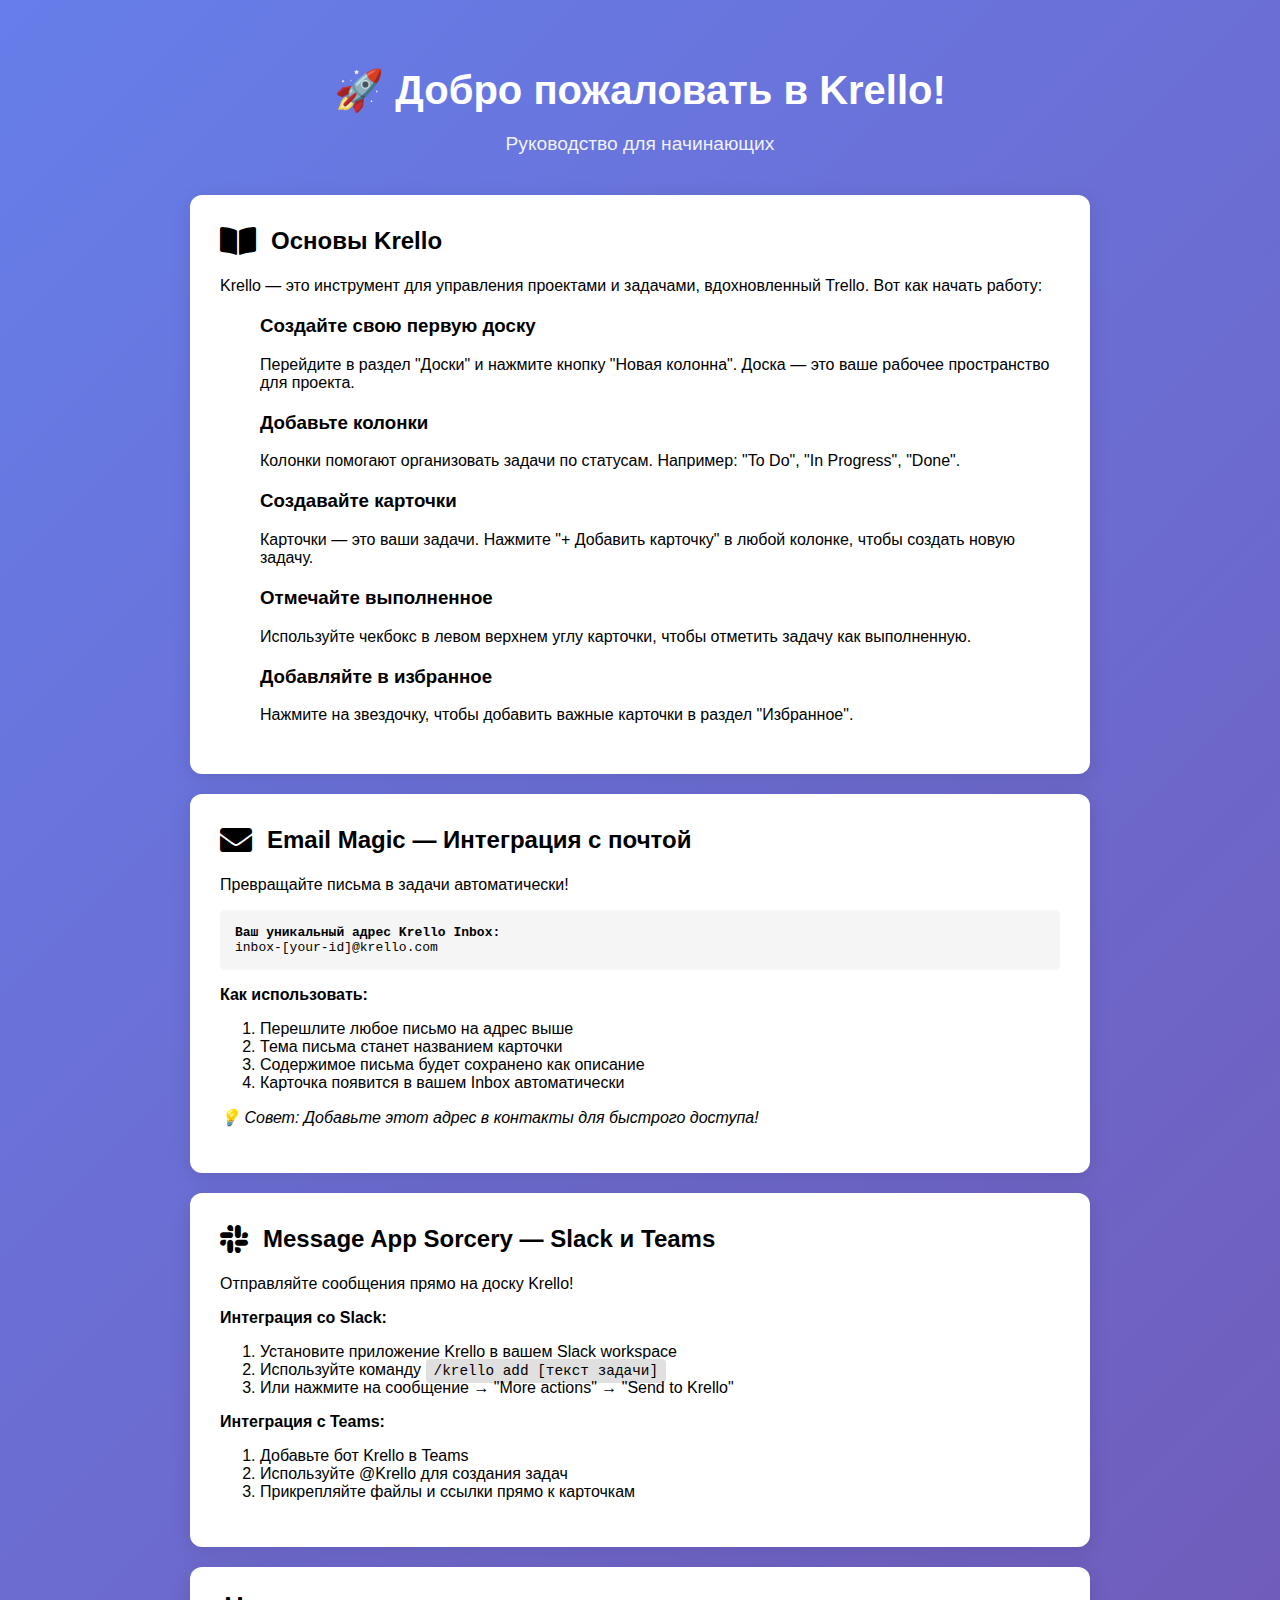
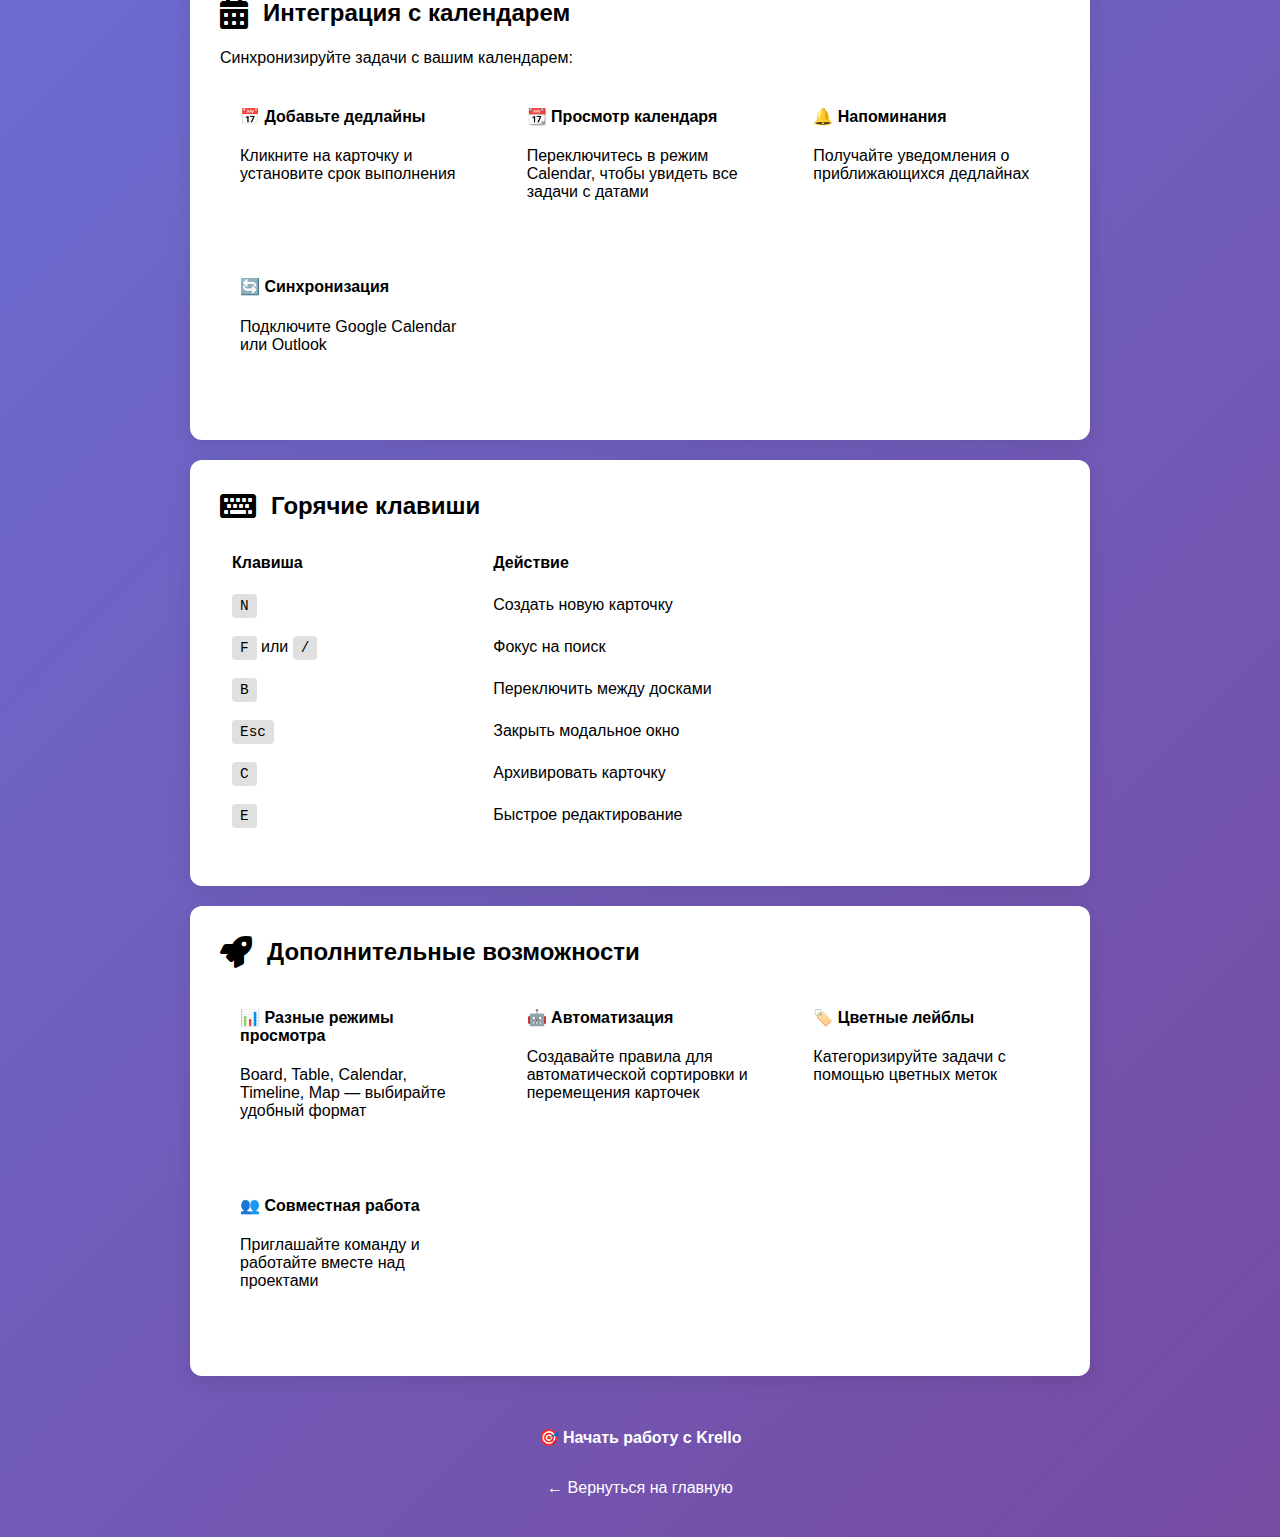
<file: guide.html>
<!DOCTYPE html>
<html lang="ru">
<head>
    <meta charset="UTF-8">
    <meta name="viewport" content="width=device-width, initial-scale=1.0">
    <title>Начало работы с Krello</title>
    <link rel="stylesheet" href="https://cdn.jsdelivr.net/npm/@fortawesome/fontawesome-free@5.15.4/css/all.min.css">
    <link rel="stylesheet" href="style.css">
    <style>
        body {
            font-family: 'Roboto', sans-serif;
            margin: 0;
            background: linear-gradient(135deg, #667eea 0%, #764ba2 100%);
            min-height: 100vh;
        }
        .guide-container {
            max-width: 900px;
            margin: 0 auto;
            padding: 40px 20px;
        }
        .guide-header {
            text-align: center;
            color: white;
            margin-bottom: 40px;
        }
        .guide-header h1 {
            font-size: 2.5rem;
            margin-bottom: 10px;
        }
        .guide-header p {
            font-size: 1.2rem;
            opacity: 0.9;
        }
        .guide-card {
            background: white;
            border-radius: 12px;
            padding: 30px;
            margin-bottom: 20px;
            box-shadow: 0 4px 20px rgba(0,0,0,0.1);
        }
        .guide-card h2 {
            color: var(--primary-color);
            margin-top: 0;
            display: flex;
            align-items: center;
            gap: 15px;
        }
        .guide-card h2 i {
            font-size: 2rem;
        }
        .step {
            margin: 20px 0;
            padding-left: 40px;
            position: relative;
        }
        .step::before {
            content: '';
            position: absolute;
            left: 0;
            top: 5px;
            width: 24px;
            height: 24px;
            background: var(--primary-color);
            border-radius: 50%;
            color: white;
            display: flex;
            align-items: center;
            justify-content: center;
            font-weight: bold;
        }
        .step:nth-child(1)::before { content: '1'; }
        .step:nth-child(2)::before { content: '2'; }
        .step:nth-child(3)::before { content: '3'; }
        .step:nth-child(4)::before { content: '4'; }
        .step:nth-child(5)::before { content: '5'; }
        .step h3 {
            margin-top: 0;
            color: var(--text-dark);
        }
        .code-box {
            background: #f5f5f5;
            padding: 15px;
            border-radius: 5px;
            border-left: 4px solid var(--primary-color);
            margin: 10px 0;
            font-family: monospace;
        }
        .feature-grid {
            display: grid;
            grid-template-columns: repeat(auto-fit, minmax(250px, 1fr));
            gap: 20px;
            margin: 20px 0;
        }
        .feature-item {
            padding: 20px;
            background: var(--bg-gray-light);
            border-radius: 8px;
            border-left: 4px solid var(--primary-color);
        }
        .feature-item h4 {
            margin-top: 0;
            color: var(--primary-color);
        }
        .btn-primary {
            display: inline-block;
            padding: 12px 24px;
            background: var(--primary-color);
            color: white;
            border-radius: 5px;
            text-decoration: none;
            font-weight: 600;
            transition: all 0.3s ease;
        }
        .btn-primary:hover {
            background: #0065FF;
            transform: translateY(-2px);
            box-shadow: 0 4px 12px rgba(0, 82, 204, 0.3);
        }
        .shortcuts-table {
            width: 100%;
            border-collapse: collapse;
            margin: 20px 0;
        }
        .shortcuts-table th,
        .shortcuts-table td {
            padding: 12px;
            text-align: left;
            border-bottom: 1px solid var(--border-color);
        }
        .shortcuts-table th {
            background: var(--primary-color-light);
            color: var(--primary-color);
            font-weight: 600;
        }
        .key {
            background: #e0e0e0;
            padding: 4px 8px;
            border-radius: 4px;
            font-family: monospace;
            font-size: 0.9rem;
        }
    </style>
</head>
<body>
    <div class="guide-container">
        <div class="guide-header">
            <h1>🚀 Добро пожаловать в Krello!</h1>
            <p>Руководство для начинающих</p>
        </div>

        <div class="guide-card">
            <h2><i class="fas fa-book-open"></i> Основы Krello</h2>
            <p>Krello — это инструмент для управления проектами и задачами, вдохновленный Trello. Вот как начать работу:</p>
            
            <div class="step">
                <h3>Создайте свою первую доску</h3>
                <p>Перейдите в раздел "Доски" и нажмите кнопку "Новая колонна". Доска — это ваше рабочее пространство для проекта.</p>
            </div>
            
            <div class="step">
                <h3>Добавьте колонки</h3>
                <p>Колонки помогают организовать задачи по статусам. Например: "To Do", "In Progress", "Done".</p>
            </div>
            
            <div class="step">
                <h3>Создавайте карточки</h3>
                <p>Карточки — это ваши задачи. Нажмите "+ Добавить карточку" в любой колонке, чтобы создать новую задачу.</p>
            </div>
            
            <div class="step">
                <h3>Отмечайте выполненное</h3>
                <p>Используйте чекбокс в левом верхнем углу карточки, чтобы отметить задачу как выполненную.</p>
            </div>
            
            <div class="step">
                <h3>Добавляйте в избранное</h3>
                <p>Нажмите на звездочку, чтобы добавить важные карточки в раздел "Избранное".</p>
            </div>
        </div>

        <div class="guide-card">
            <h2><i class="fas fa-envelope"></i> Email Magic — Интеграция с почтой</h2>
            <p>Превращайте письма в задачи автоматически!</p>
            
            <div class="code-box">
                <strong>Ваш уникальный адрес Krello Inbox:</strong><br>
                inbox-[your-id]@krello.com
            </div>
            
            <p><strong>Как использовать:</strong></p>
            <ol>
                <li>Перешлите любое письмо на адрес выше</li>
                <li>Тема письма станет названием карточки</li>
                <li>Содержимое письма будет сохранено как описание</li>
                <li>Карточка появится в вашем Inbox автоматически</li>
            </ol>
            
            <p><em>💡 Совет: Добавьте этот адрес в контакты для быстрого доступа!</em></p>
        </div>

        <div class="guide-card">
            <h2><i class="fab fa-slack"></i> Message App Sorcery — Slack и Teams</h2>
            <p>Отправляйте сообщения прямо на доску Krello!</p>
            
            <p><strong>Интеграция со Slack:</strong></p>
            <ol>
                <li>Установите приложение Krello в вашем Slack workspace</li>
                <li>Используйте команду <code class="key">/krello add [текст задачи]</code></li>
                <li>Или нажмите на сообщение → "More actions" → "Send to Krello"</li>
            </ol>
            
            <p><strong>Интеграция с Teams:</strong></p>
            <ol>
                <li>Добавьте бот Krello в Teams</li>
                <li>Используйте @Krello для создания задач</li>
                <li>Прикрепляйте файлы и ссылки прямо к карточкам</li>
            </ol>
        </div>

        <div class="guide-card">
            <h2><i class="fas fa-calendar-alt"></i> Интеграция с календарем</h2>
            <p>Синхронизируйте задачи с вашим календарем:</p>
            
            <div class="feature-grid">
                <div class="feature-item">
                    <h4>📅 Добавьте дедлайны</h4>
                    <p>Кликните на карточку и установите срок выполнения</p>
                </div>
                <div class="feature-item">
                    <h4>📆 Просмотр календаря</h4>
                    <p>Переключитесь в режим Calendar, чтобы увидеть все задачи с датами</p>
                </div>
                <div class="feature-item">
                    <h4>🔔 Напоминания</h4>
                    <p>Получайте уведомления о приближающихся дедлайнах</p>
                </div>
                <div class="feature-item">
                    <h4>🔄 Синхронизация</h4>
                    <p>Подключите Google Calendar или Outlook</p>
                </div>
            </div>
        </div>

        <div class="guide-card">
            <h2><i class="fas fa-keyboard"></i> Горячие клавиши</h2>
            <table class="shortcuts-table">
                <thead>
                    <tr>
                        <th>Клавиша</th>
                        <th>Действие</th>
                    </tr>
                </thead>
                <tbody>
                    <tr>
                        <td><span class="key">N</span></td>
                        <td>Создать новую карточку</td>
                    </tr>
                    <tr>
                        <td><span class="key">F</span> или <span class="key">/</span></td>
                        <td>Фокус на поиск</td>
                    </tr>
                    <tr>
                        <td><span class="key">B</span></td>
                        <td>Переключить между досками</td>
                    </tr>
                    <tr>
                        <td><span class="key">Esc</span></td>
                        <td>Закрыть модальное окно</td>
                    </tr>
                    <tr>
                        <td><span class="key">C</span></td>
                        <td>Архивировать карточку</td>
                    </tr>
                    <tr>
                        <td><span class="key">E</span></td>
                        <td>Быстрое редактирование</td>
                    </tr>
                </tbody>
            </table>
        </div>

        <div class="guide-card">
            <h2><i class="fas fa-rocket"></i> Дополнительные возможности</h2>
            <div class="feature-grid">
                <div class="feature-item">
                    <h4>📊 Разные режимы просмотра</h4>
                    <p>Board, Table, Calendar, Timeline, Map — выбирайте удобный формат</p>
                </div>
                <div class="feature-item">
                    <h4>🤖 Автоматизация</h4>
                    <p>Создавайте правила для автоматической сортировки и перемещения карточек</p>
                </div>
                <div class="feature-item">
                    <h4>🏷️ Цветные лейблы</h4>
                    <p>Категоризируйте задачи с помощью цветных меток</p>
                </div>
                <div class="feature-item">
                    <h4>👥 Совместная работа</h4>
                    <p>Приглашайте команду и работайте вместе над проектами</p>
                </div>
            </div>
        </div>

        <div style="text-align: center; margin-top: 40px;">
            <a href="app.html" class="btn-primary">🎯 Начать работу с Krello</a>
        </div>

        <div style="text-align: center; margin-top: 20px;">
            <a href="index.html" style="color: white; text-decoration: none;">← Вернуться на главную</a>
        </div>
    </div>
</body>
</html>
</file>
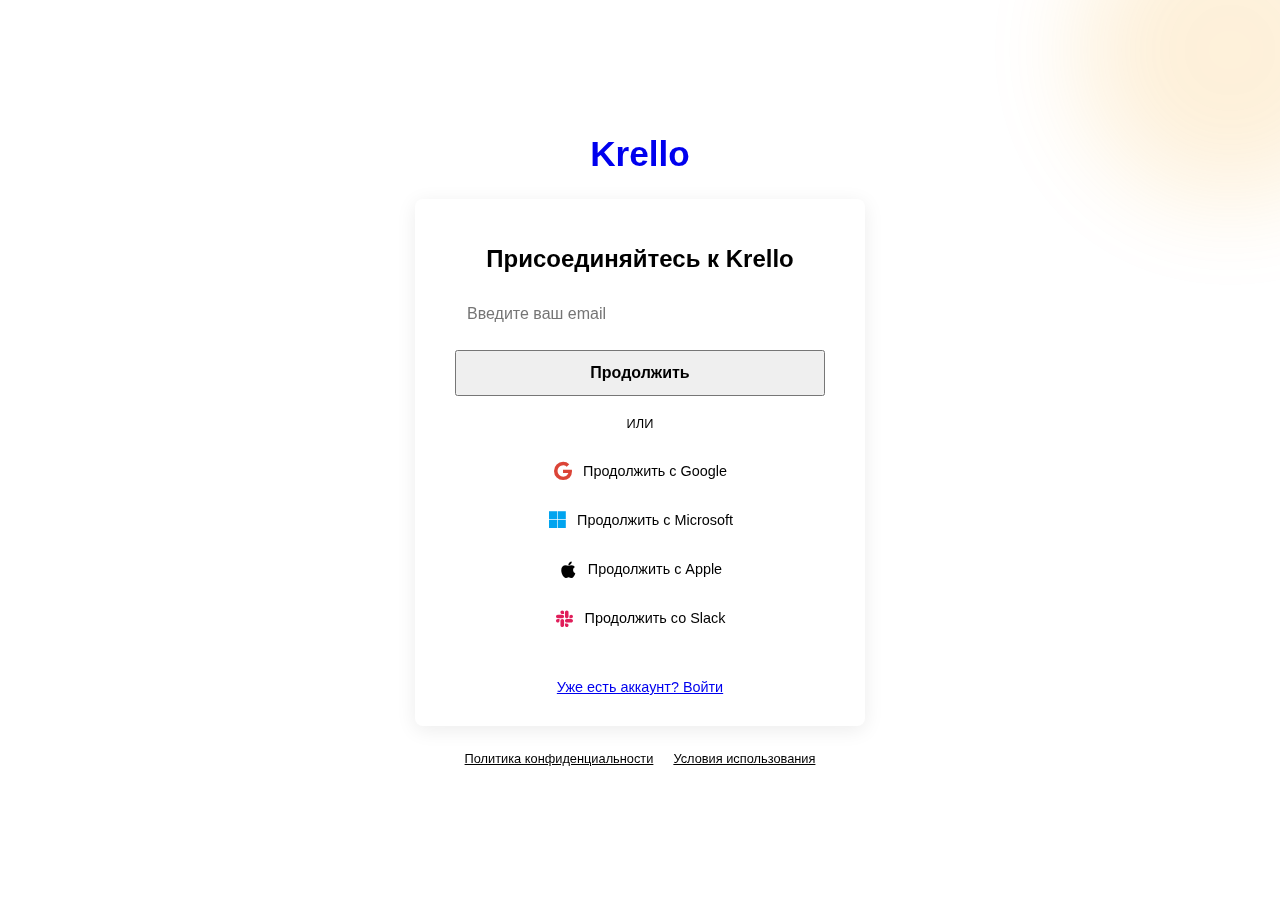
<file: signup.html>
<!DOCTYPE html>
<html lang="ru">
<head>
    <meta charset="UTF-8">
    <meta name="viewport" content="width=device-width, initial-scale=1.0">
    <title>Регистрация - Krello</title>
    
    <link rel="stylesheet" href="https://cdn.jsdelivr.net/npm/@fortawesome/fontawesome-free@5.15.4/css/all.min.css">
    
    <link rel="stylesheet" href="style.css">
    <style>
        /* ... (CSS для signup.html остается без изменений) ... */
        body {
            font-family: 'Roboto', sans-serif;
            background-color: var(--bg-gray-light);
            color: var(--text-dark);
            display: flex;
            justify-content: center;
            align-items: center;
            min-height: 100vh;
            margin: 0;
            overflow: hidden;
        }
        .shape { position: fixed; opacity: 0.15; z-index: -1; }
        .shape-1 {
            width: 400px; height: 400px;
            background: var(--primary-color);
            border-radius: 50%;
            bottom: -150px; left: -150px;
            filter: blur(50px);
        }
        .shape-2 {
            width: 300px; height: 300px;
            background: #F59E0B;
            border-radius: 50%;
            top: -100px; right: -100px;
            filter: blur(50px);
        }
        .signup-container { width: 100%; max-width: 450px; text-align: center; padding: 20px; }
        .signup-header { margin-bottom: 25px; }
        .signup-header .logo-link { text-decoration: none; }
        .signup-header .logo h2 { font-size: 2.2rem; margin: 0; }
        .signup-card {
            background: var(--bg-white);
            padding: 30px 40px;
            border-radius: 8px;
            box-shadow: 0 4px 20px rgba(0, 0, 0, 0.08);
        }
        .signup-card h1 { font-size: 1.5rem; margin-bottom: 20px; color: var(--text-dark); }
        #form-signup-email { display: flex; flex-direction: column; gap: 15px; }
        #form-signup-email input {
            padding: 12px;
            font-size: 1rem;
            border: 2px solid var(--border-color);
            border-radius: 5px;
        }
        #form-signup-email input:focus { outline: none; border-color: var(--primary-color); }
        #form-signup-email .btn-primary { padding: 12px; font-size: 1rem; font-weight: 700; }
        .separator { font-size: 0.8rem; color: var(--text-light-gray); margin: 20px 0; }
        .social-login { display: flex; flex-direction: column; gap: 10px; }
        .btn-social {
            padding: 10px;
            font-size: 0.9rem;
            font-weight: 500;
            border: 1px solid var(--border-color);
            background: var(--bg-white);
            border-radius: 5px;
            cursor: pointer;
            display: flex;
            align-items: center;
            justify-content: center;
            gap: 10px;
            transition: background-color 0.2s ease;
            color: var(--text-dark); 
            text-decoration: none; 
        }
        .btn-social:hover { background-color: var(--bg-gray-medium); }
        .btn-social i { font-size: 1.2rem; width: 20px; text-align: center; }
        .btn-social .fa-google { color: #DB4437; }
        .btn-social .fa-microsoft { color: #00A4EF; }
        .btn-social .fa-apple { color: #000000; }
        .btn-social .fa-slack { color: #E01E5A; }
        .footer-separator { border: none; border-top: 1px solid var(--border-color); margin: 20px 0; }
        .login-link { font-size: 0.9rem; }
        .signup-footer { margin-top: 25px; display: flex; justify-content: center; gap: 20px; }
        .signup-footer a { font-size: 0.8rem; color: var(--text-light-gray); }
        .signup-footer a:hover { text-decoration: underline; }
    </style>
</head>
<body>
    <div class="shape shape-1"></div>
    <div class="shape shape-2"></div>
    <div class="signup-container">
        <header class="signup-header">
            <a href="index.html" class="logo-link">
                <div class="logo">
                    <h2>Krello</h2>
                </div>
            </a>
        </header>
        <main class="signup-content">
            <div class="signup-card">
                <h1>Присоединяйтесь к Krello</h1>
                <form id="form-signup-email" action="app.html">
                    <input type="email" placeholder="Введите ваш email" required>
                    <button type="submit" class="btn btn-primary">Продолжить</button>
                </form>
                <div class="separator">ИЛИ</div>
                <div class="social-login">
                    <a href="app.html" class="btn-social">
                        <i class="fab fa-google"></i> Продолжить с Google
                    </a>
                    <a href="app.html" class="btn-social">
                        <i class="fab fa-microsoft"></i> Продолжить с Microsoft
                    </a>
                    <a href="app.html" class="btn-social">
                        <i class="fab fa-apple"></i> Продолжить с Apple
                    </a>
                    <a href="app.html" class="btn-social">
                        <i class="fab fa-slack"></i> Продолжить со Slack
                    </a>
                </div>
                <hr class="footer-separator">
                <a href="#" class="login-link">Уже есть аккаунт? Войти</a>
            </div>
            <footer class="signup-footer">
                <a href="#">Политика конфиденциальности</a>
                <a href="#">Условия использования</a>
            </footer>
        </main>
    </div>
</body>
</html>
</file>
<file: style.css>

</file>
